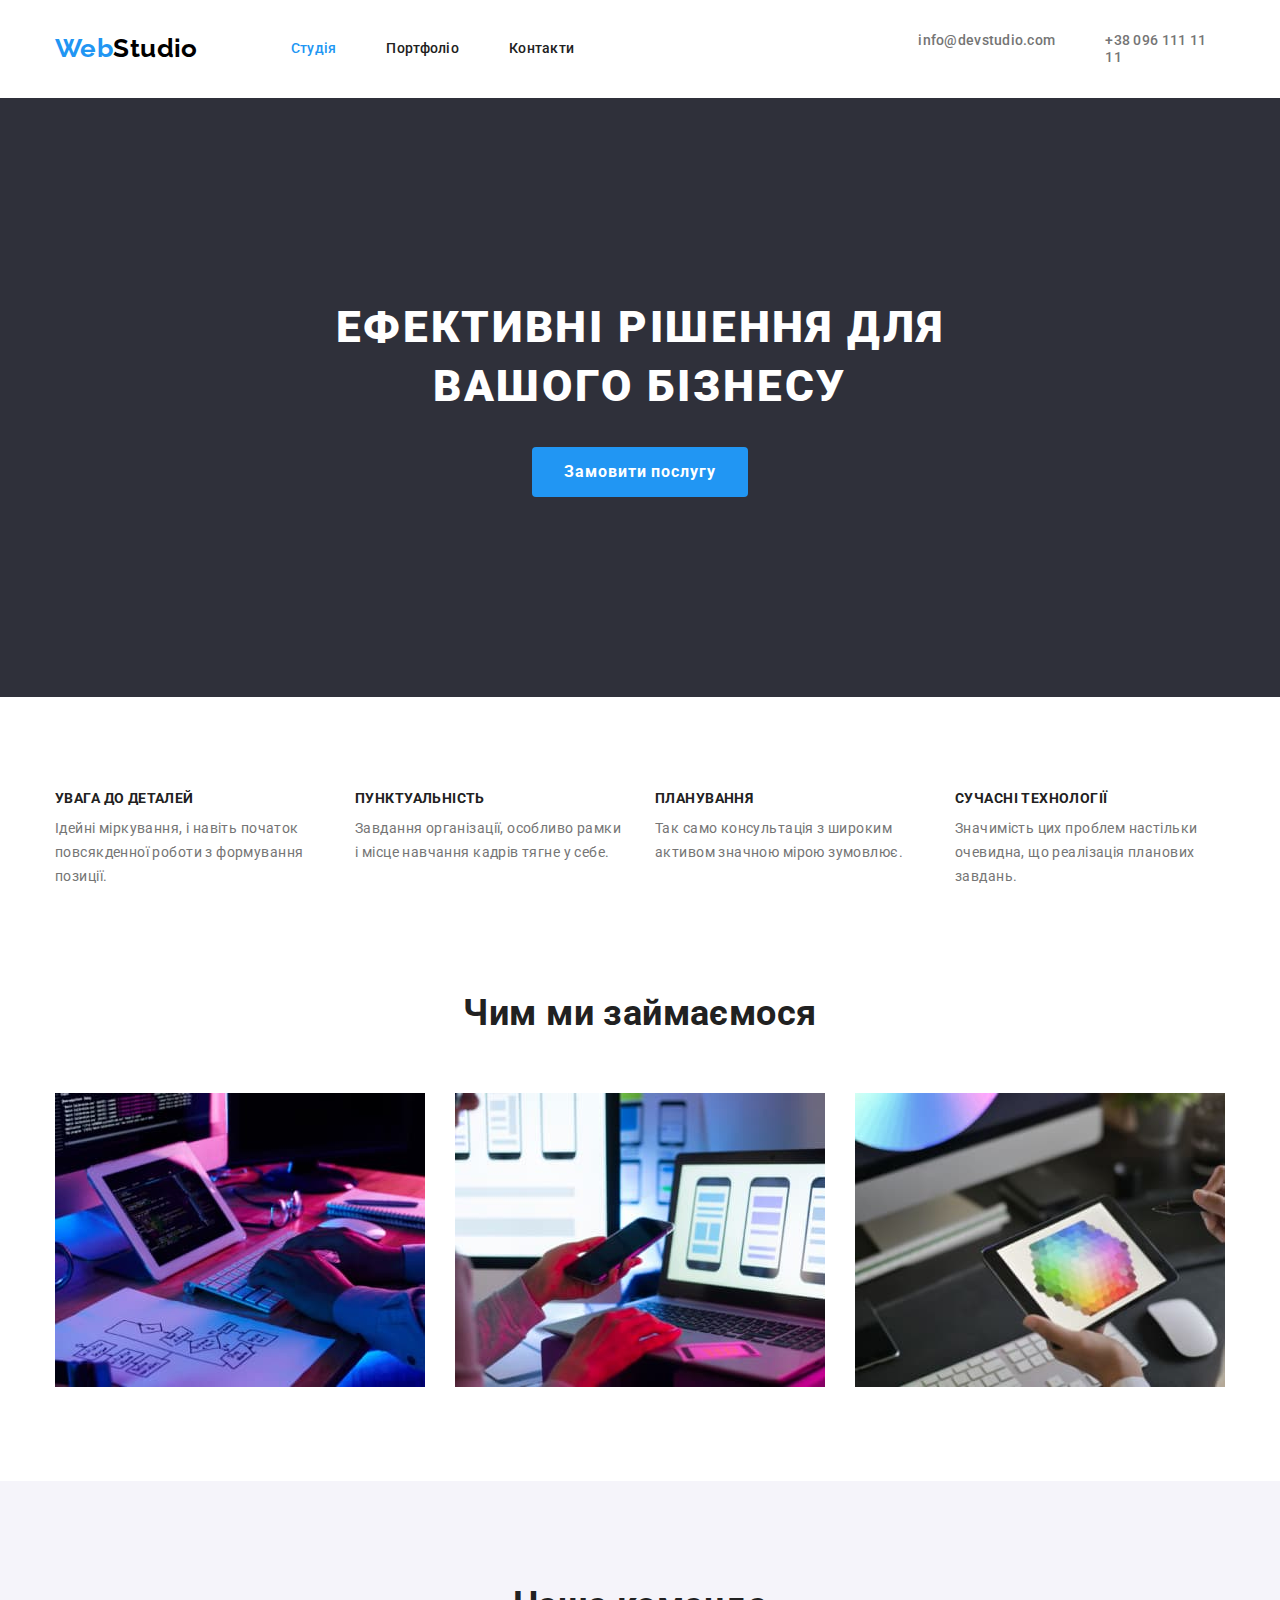
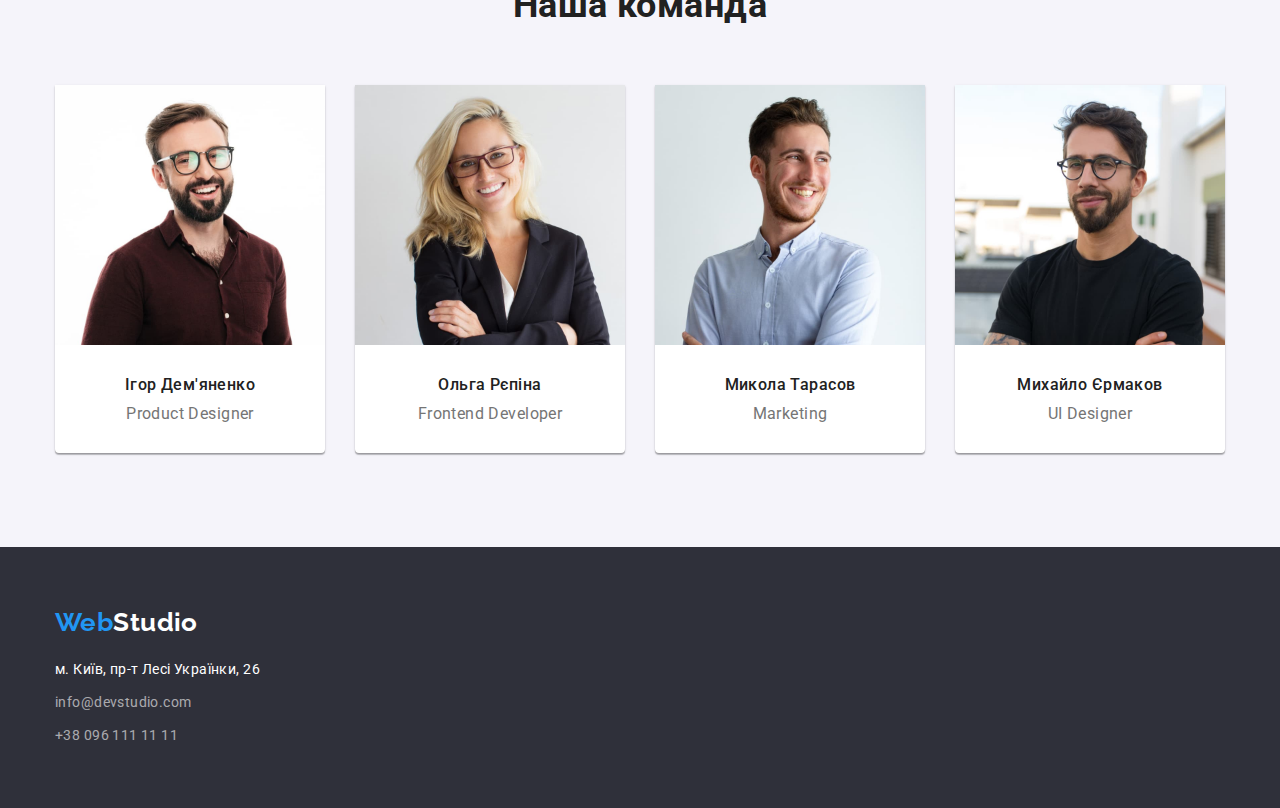
<file: index.html>
<!DOCTYPE html>
<html lang="uk">
  <head>
    <meta charset="UTF-8" />
    <meta http-equiv="X-UA-Compatible" content="IE=edge" />
    <meta name="viewport" content="width=device-width, initial-scale=1.0" />
    <title>WebStudio</title>
    <link rel="preconnect" href="https://fonts.gstatic.com" crossorigin>
    <link href="https://fonts.googleapis.com/css2?family=Raleway:wght@700&family=Roboto:wght@400;500;700;900&display=swap" 
     rel="stylesheet">
<link rel="stylesheet" href="https://cdnjs.cloudflare.com/ajax/libs/modern-normalize/1.1.0/modern-normalize.min.css">
     <link rel="stylesheet" href="./css/styles.css">
  </head>
<body>
    <header class="header">
      <div class="container header-container">
        <nav class="site-nav">
        <a href="./index.html" class="logo">Web<span class="logo-studio">Studio</span>
        </a>
        <ul class="site-nav-list">
          <li class="site-nav-item">
            <a href="./index.html" class="link nav-link link current">Студія</a>
          </li>
          <li class="site-nav-item">
            <a href="./portfolio.html" class="link nav-link"> Портфоліо </a>
          </li>
          <li class="site-nav-item">
            <a href="" class="link nav-link"> Контакти </a>
          </li>
        </ul>
      </nav>
      <div class="contacts">
        <a href="mailto:nfo@devstudio.com" class=" link contacts-link" > info@devstudio.com </a>

        <a href="tel:+380961111111" class="link contacts-link"> +38 096 111 11 11 </a>
      </div>
    </div>
      
    </header>
    <main>
      <!-- Головна інформація -->

      <section class=" section hero" >
        <div class="container">
          <h1 class="hero-title">Ефективні рішення для вашого бізнесу</h1>
        <button type="button" class="hero-button">Замовити послугу</button>
        </div>
        
      </section>

      <section class="section">
        <div class="container">
          <h2 class="visually-hidden">Наші цінності</h2>
        <ul class="values-list">
          <li class="values-item">
            <h3 class="section-title-values">УВАГА ДО ДЕТАЛЕЙ</h3>
            <p class="section-text-values">Ідейні міркування, і навіть початок повсякденної роботи з формування позиції.</p>
          </li>

          <li class="values-item">
            <h3 class="section-title-values">ПУНКТУАЛЬНІСТЬ</h3>
            <p class="section-text-values">Завдання організації, особливо рамки і місце навчання кадрів тягне у себе.</p>
          </li>

          <li class="values-item">
            <h3 class="section-title-values">ПЛАНУВАННЯ</h3>
            <p class="section-text-values">Так само консультація з широким активом значною мірою зумовлює.</p>
          </li>
          <li class="values-item">
            <h3 class="section-title-values">СУЧАСНІ ТЕХНОЛОГІЇ</h3>
            <p class="section-text-values">Значимість цих проблем настільки очевидна, що реалізація планових завдань.</p>
          </li>
        </ul>
        </div>
        
        <!-- Чим ми займаємось -->
      </section>
      <section class="section section-projects ">
        <div class="container ">
          <h2 class="section-title">Чим ми займаємося</h2>
        <ul class="list projects-list">
          <li class="projects-item">
            <img src="./img/websites.jpg" alt="Створення веб сайтів" width="370" height="294" />
          </li>
          <li class="projects-item">
            <img
              src="./img/applications.jpg"
              alt="Створення мобільних додатків"
              width="370"
              height="294"
            />
          </li>
          <li class="projects-item">
            <img src="./img/games.jpg" alt="Створення ігор" width="370" height="294" />
          </li>
        </ul>
        </div>
        
      </section>
      <!-- Наша команда -->
      <section class="section section-people">
        <div class="container">
           <h2 class="section-title">Наша команда</h2>
          <ul class="people-list">
            <li class="people-item">
              <img src="./img/id.jpg" alt="Ігор Дем'яненко" width="270" height="260" />
              <div class="people">
                <h3 class="section-people-title">Ігор Дем'яненко</h3>
                <p lang="en" class="section-people-text">Product Designer</p>
              </div>

            </li>
            <li class="people-item">
              <img src="./img/or.jpg" alt="Ольга Рєпіна" width="270" height="260" />
              <div class="people"><h3 class="section-people-title">Ольга Рєпіна</h3>
                <p lang="en" class="section-people-text">Frontend Developer</p></div>
            </li>
            <li class="people-item">
              <img src="./img/mt.jpg" alt=" Микола Тарасов" width="270" height="260" />
  
              <div class="people"><h3 class="section-people-title">Микола Тарасов</h3>
  
                <p lang="en" class="section-people-text">Marketing</p></div>
            </li>
            <li class="people-item">
              <img src="./img/me.jpg" alt="Михайло Єрмаков" width="270" height="260" />
  
      <div class="people"><h3 class="section-people-title">Михайло Єрмаков</h3>
        <p lang="en" class="section-people-text">UI Designer</p></div>
            </li>
          </ul> </div>
       
      </section>
    </main>
    <footer class="footer">
      <div class="container footer-container" >
        <a href="./index.html" class="logo">Web<span class="logo-studio-footer">Studio</span>
        </a>
        <address>
          <ul class="footer-list">
            <li class="footer-item">
              <a href="https://goo.gl/maps/mxEAeYwfuTcGivA26" target="_blank" rel="noopener nofollow" class="link-address" >
                 м. Київ, пр-т Лесі Українки, 26 
  
           </a>
            </li>
            <li class="footer-contacts footer-item"><a href="mailto:nfo@devstudio.com" class="link-contacts" > info@devstudio.com </a></li>

            <li class="footer-item" ><a href="tel:+380961111111" class="link-contacts" > +38 096 111 11 11</a></li>
          </ul>
        </address>
      </div>
    </footer>
  </body>
</html>
</file>
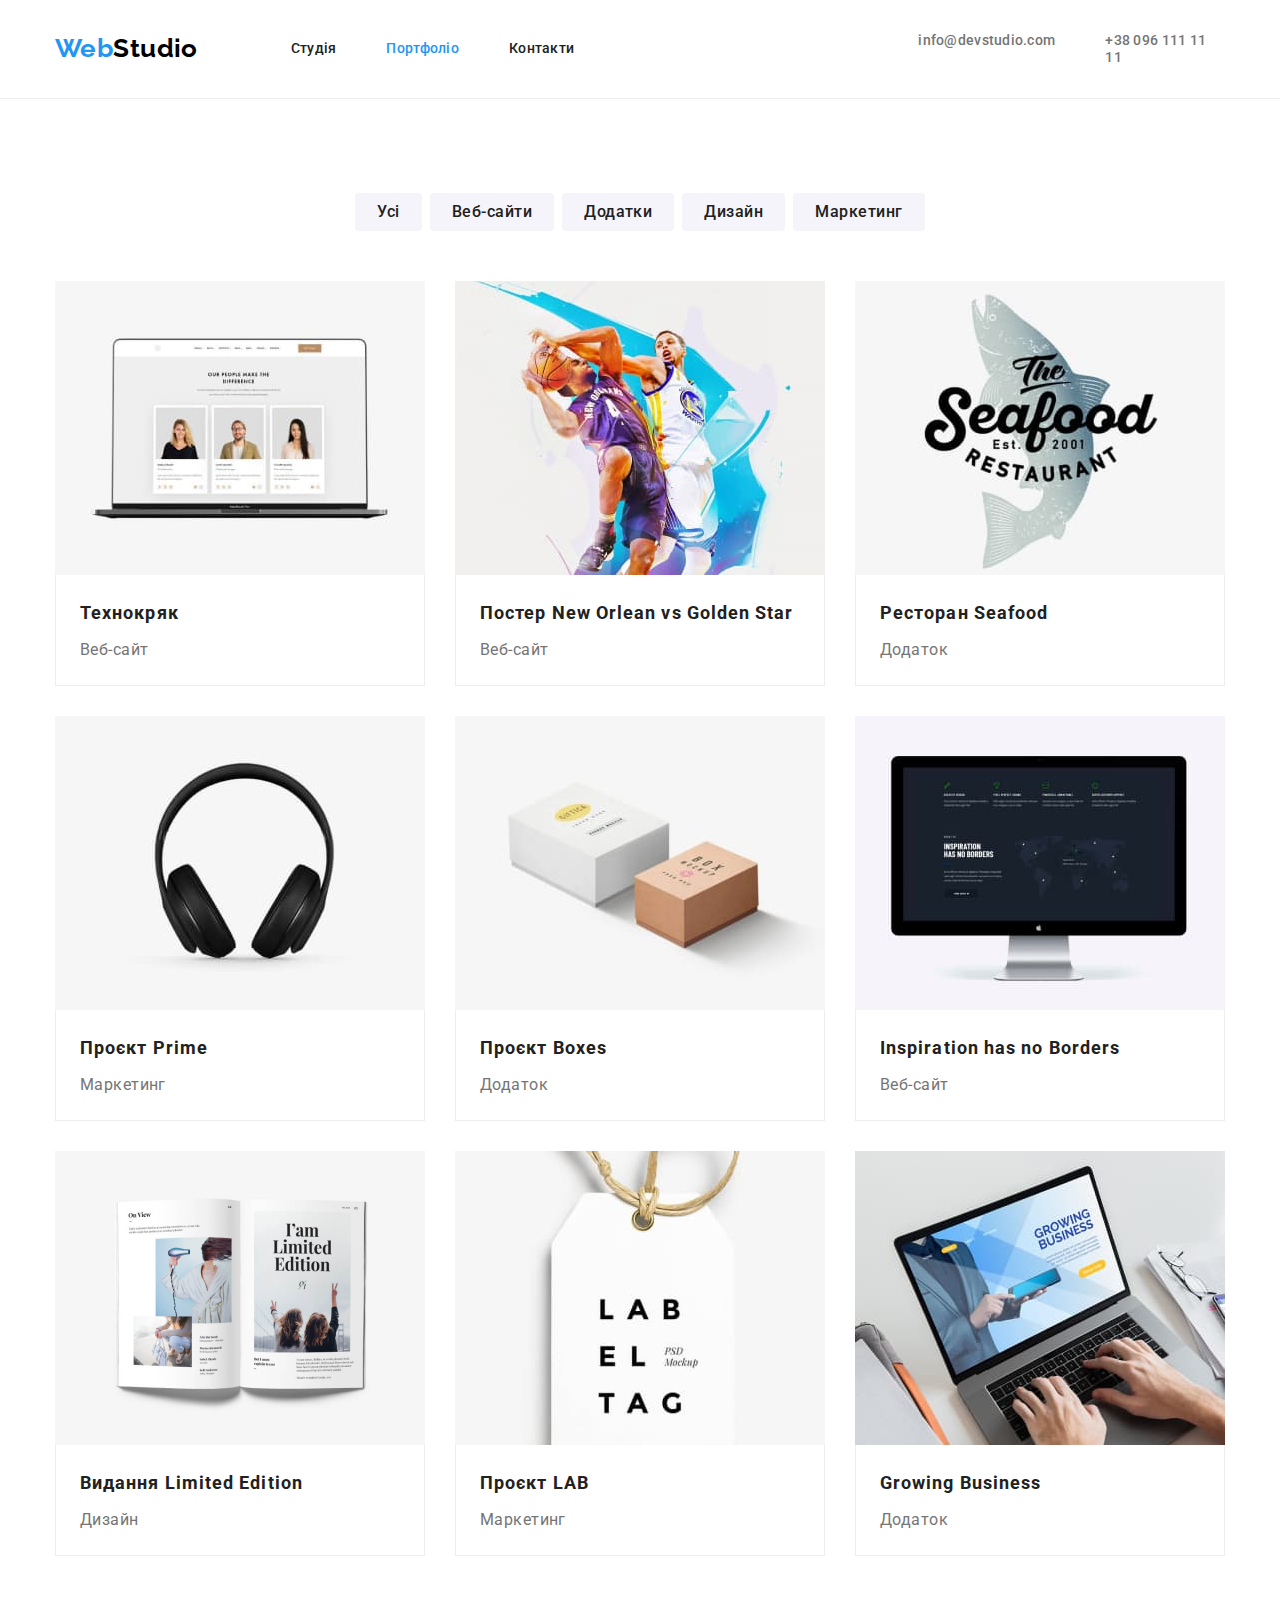
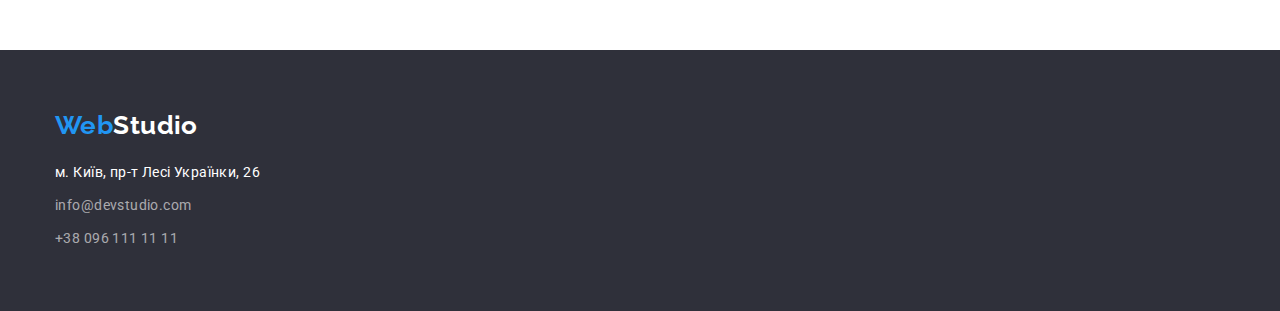
<file: portfolio.html>
<!DOCTYPE html>
<html lang="uk">
<head>
    <meta charset="UTF-8">
    <meta http-equiv="X-UA-Compatible" content="IE=edge">
    <meta name="viewport" content="width=device-width, initial-scale=1.0">
    <title>Портфоліо</title>
    <link href="https://fonts.googleapis.com/css2?family=Raleway:wght@700&family=Roboto:wght@400;500;700;900&display=swap" 
    rel="stylesheet">
    <link rel="stylesheet" href="https://cdnjs.cloudflare.com/ajax/libs/modern-normalize/1.1.0/modern-normalize.min.css">
    <link rel="stylesheet" href="./css/styles.css">
</head>
<body>
  <header class="header header-portfolio">
    <div class="container header-container">
      <nav class="site-nav">
      <a href="./index.html" class="logo">Web<span class="logo-studio">Studio</span>
      </a>
      <ul class="site-nav-list">
        <li class="site-nav-item">
          <a href="./index.html" class="link nav-link link ">Студія</a>
        </li>
        <li class="site-nav-item">
          <a href="./portfolio.html" class="link nav-link current"> Портфоліо </a>
        </li>
        <li class="site-nav-item">
          <a href="" class="link nav-link"> Контакти </a>
        </li>
      </ul>
    </nav>
    <div class="contacts">
      <a href="mailto:nfo@devstudio.com" class=" link contacts-link" > info@devstudio.com </a>

      <a href="tel:+380961111111" class="link contacts-link"> +38 096 111 11 11 </a>
    </div>
  </div>
    
  </header>
    <!-- Головна інформація -->


    <main>
        <section class="section section-portfolio">
            <h1 class="visually-hidden"> Галерея </h1> 
            <div class="container"> 
              <ul class="section-portfolio-list container-buttons">
                <li> 
                    <button type="button" class="portfolio-btn ">Усі
                    </button>
                </li>
                <li > <button type="button" class="portfolio-btn ">Веб-сайти </button> </li>
                <li ><button type="button" class="portfolio-btn "> Додатки </button></li>
                <li ><button type="button" class="portfolio-btn">
                  Дизайн</button></li>
                  <li><button type="button" class="portfolio-btn btn-item">
                    Маркетинг</button></li>
            </ul>
            <ul class="portfolio-list"> 
              <li class="gallery-list"> <img src="./img-port/cryak.jpg" alt="технокяк" width="370">
                 <div class="portfolio-card"><h2 class="portfolio-titel">Технокряк</h2>
                  <p class="portfolio-item">Веб-сайт</p></div>
              
              </li>
              <li class="gallery-list">  <img src="./img-port/poster.jpg" alt="Постер" width="370" >
                <div class="portfolio-card"><h2 class="portfolio-titel"> Постер <span lang="en">New Orlean vs Golden Star</span> </h2>
                  <p class="portfolio-item">Веб-сайт</p></div>
                </li>
              <li class="gallery-list"> <img src="./img-port/restaurant.jpg" alt="Ресторан" width="370"> 
              <div class="portfolio-card"><h2 class="portfolio-titel">Ресторан <span lang="en">Seafood</span> </h2>
                <p  class="portfolio-item gallery-list">Додаток</p></div>
              </li>
              <li class="gallery-list"> <img src="./img-port/prime.jpg" alt="Проект Prime" width="370">
              <div class="portfolio-card"><h2 class="portfolio-titel gallery-list">Проєкт <span lang="en">Prime</span> </h2>
                <p class="portfolio-item gallery-list">Маркетинг</p></div>
              </li>
              <li class="gallery-list"> <img src="./img-port/boxes.jpg" alt=" Проект Boxes" width="370">
                <div class="portfolio-card"><h2 class="portfolio-titel">
                  Проєкт <span lang="en">Boxes</span>
                </h2>
                <p class="portfolio-item">Додаток</p></div>
              </li>
              <li class="gallery-list">
                 <img src="./img-port/inspirition.jpg" alt="Inspiration has no Borders" width="370" class="card">
              <div class="portfolio-card"><h2 lang="en"  class="portfolio-titel">Inspiration has no Borders</h2>
                <p class="portfolio-item" >Веб-сайт</p></div>
              </li>
      
              <li class="gallery-list"> <img src="./img-port/limed.jpg" alt="Видання Limited Edition" width="370">
             <div class="portfolio-card"> <h2 class="portfolio-titel">Видання  <span lang="en"> Limited Edition</span> </h2>
              <p class="portfolio-item">Дизайн</p></div>
              </li>
              <li class="gallery-list"> <img src="./img-port/lab.jpg" alt="Проєкт LAB" width="370">
              <div class="portfolio-card"><h2 class="portfolio-titel">
                Проєкт <span lang="en">LAB</span> 
              </h2>
              <p class="portfolio-item">Маркетинг</p></div>
              </li>
              <li class="gallery-list">
                <img src="./img-port/growing.jpg" alt="Growing Business" width="370">
              <div class="portfolio-card"><h2 lang="en" class="portfolio-titel" >
                Growing Business
              </h2>
              <p class="portfolio-item">Додаток</p></div>
               </li>
      
              
            </ul>
            </div>
            
        </section>
    </main>
    <footer class="footer">
      <div class="container footer-container" >
        <a href="./index.html" class="logo">Web<span class="logo-studio-footer">Studio</span>
        </a>
        <address>
          <ul class="footer-list">
            <li class="footer-item">
              <a href="https://goo.gl/maps/mxEAeYwfuTcGivA26" target="_blank" rel="noopener nofollow" class="link-address" >
                 м. Київ, пр-т Лесі Українки, 26 
  
           </a>
            </li>
            <li class="footer-contacts footer-item"><a href="mailto:nfo@devstudio.com" class="link-contacts" > info@devstudio.com </a></li>

            <li class="footer-item" ><a href="tel:+380961111111" class="link-contacts" > +38 096 111 11 11</a></li>
          </ul>
        </address>
      </div>
    </footer>
</body>
</html>
</file>
<file: css/styles.css>
/* Колір основного тексту  #757575  */
/* Додатковий колір  тексту #212121 */
/* Білий #FFFFFF */
/* Акцент #2196F3 */
/* Додатковий колір фона  #2F303A*/
/*  */
:root {--primary-text-color:#757575 ;
    --title-text-color: #212121 ;
    --accent-text-color: #2196F3; 
    --hero-text-color: #FFFFFF;
    --logo-studio-color: #000000 ; 
    --primary-font-family: Roboto, sans-serif;
    --footer-contacts-color: rgba(255, 255, 255, 0.6);
    --logo-font-family: Raleway, sans-serif;
    --primery-background-color: #FFFFFF; 
    --additional-background-color:#F5F4FA;
    --accent-background-color: #2F303A;
    --button-hero-background-color: #2196F3;
    --button-hero-focus-color: #188CEB;
    --button-background-color:#F5F4FA;
    --header-border-color: #ECECEC;
    --card-border-color:#EEEEEE;

}

p,
h1,
h2,
h3,
h4,
h5,
h6

{ margin: 0px;}

ul {margin: 0px;
    padding-left: 0px;
    list-style: none;
color: inherit;}
    a{text-decoration: none;}
    button {cursor: pointer;
    display: block;}
    address{font-style: normal;
    margin-top: 20px;}
    body { background-color: var(--primery-background-color); 
        color: var(--primary-text-color) ;
        font-family: var(--primary-font-family);
        font-size: 14px;
        letter-spacing: 0.03em;
    }
    img {max-width: 100%;
         display: block;
          height: auto;
        border-width: 0px;}
       .link { padding-top: 32px;
        padding-bottom: 32px;
        display: block;
        text-decoration: none;}
        
.visually-hidden {
    position: absolute;
  white-space: nowrap;
  width: 1px;
  height: 1px;
  overflow: hidden;
  border: 0;
  padding: 0;
  clip: rect(0 0 0 0);
  clip-path: inset(50%);
  margin: -1px;
}
.container {

    padding-left: 15px;
    padding-right: 15px;
    width: 1200px;
    margin: 0 auto;

}

.header-container{display: flex;
align-items: center;}
    
.logo {
margin-top: 24px;
margin-bottom: 25px;
    font-family: Raleway, var( --logo-font-family);
    font-weight: 700;
    font-size: 26px;
    line-height: 1.2;
    color: var(--accent-text-color);
    margin-right: 93px;
    }
.logo-studio {
    font-family: var( --logo-font-family);
    font-weight: 700;
    font-size: 26px;
    line-height: 1.2;
    color: var(--logo-studio-color);} 


/* Site-nav */
.site-nav-item {margin-right: 50px;
   
}
.site-nav-item:last-child{margin-right: 0px;}
.site-nav{display: flex;}
.site-nav-list{display: flex;}

.nav-link {
    padding-top: 32px;
    padding-bottom: 32px;
    font-weight: 500;
    line-height: 1.14;
    letter-spacing: 0.02em;
 color: var(--title-text-color);
 
    } 
.site-nav .nav-link:hover,
.site-nav .nav-link:focus {
    color: var(--accent-text-color);
    }
/* contacts */
.contacts {display: flex;
margin-left: 344px;}
.contacts-link{
    margin-right: 50px;
    
    font-weight: 500;
    font-size: 14px;
    line-height: 1.2;
    letter-spacing: 0.02em;
color: var(--primary-text-color);}
.contacts-link:last-child{margin-right: 0px;}
.contacts .contacts-link:hover,  
.contacts .contacts-link:focus {color: var(--accent-text-color);}
/* Hero */
.section{padding-top: 94px;
padding-bottom: 94px;}

.hero {
    background-color: var(--accent-background-color);
padding-top: 200px;
padding-bottom: 200px;
text-align: center;
/* margin-left: auto;
margin-right: auto; */

}
.hero-title { 
    
    color:var(--hero-text-color);
    font-weight: 900;
    font-size: 44px;
    line-height: 1.36; 
    letter-spacing: 0.06em;
text-transform: uppercase;   
margin-bottom: 30px;
width: 696px;
margin-left: auto;
margin-right: auto; 


}
    
    .hero-button{
        font-family: inherit;
font-weight: 700;
font-size: 16px;
line-height: 1.88;
letter-spacing: 0.06em;
color: var(--hero-text-color);
background-color: var(--button-hero-background-color);
border-radius: 4px;
padding: 10px 32px;
text-align: center;
min-width: 216px;
border: 0px;
margin-left: auto;
margin-right: auto;
}

.hero .hero-button:hover,
.hero .hero-button:focus { background-color: var(--button-hero-focus-color);  
    color: var(--hero-text-color); }
/* Наші цінності*/
.values-list{display: flex;
gap: 30px;
justify-content: center;}
.values-item {
    width: 270px;
}
.section-title-values
 { margin-bottom: 10px;
    font-weight: 700;
line-height: 1.14;
color: var(--title-text-color);
font-size: 14px;}
.section-text-values
{line-height: 1.7;}
    /* Чим ми займаємось */
    .section-projects{padding-top: 0px;}
    .section-title {
        margin-bottom: 50px;
        font-weight: 700;
font-size: 36px;
line-height: 1.67;
text-align: center;

color: var(--title-text-color)
    } 
   

    .projects-list{
        display: flex;
        gap: 30px;
        justify-content: center;
    }
    .projects-item{width: calc(100%-60px)/3;}
/* Наша команда */

.people-list{
    display: flex;
    gap: 30px;
    justify-content: center;
}
.people-item{
    width: 270px;
    background: #FFFFFF;
/* material shadow v1 */

box-shadow: 0px 1px 3px rgba(0, 0, 0, 0.12),
 0px 1px 1px rgba(0, 0, 0, 0.14), 0px 2px 1px rgba(0, 0, 0, 0.2);
border-radius: 0px 0px 4px 4px;
}
.section-people {background-color: var(--additional-background-color);}
    .section-people-title
    { margin-bottom: 10px;
        font-weight: 500;
font-size: 16px;
line-height: 1.19;
text-align: center;
color: var(--title-text-color)
    }
    .section-people-text {
        font-size: 16px;
        line-height: 1.19;
        text-align: center;
    }
    .people {
        padding-top: 30px;
        padding-bottom: 30px;
    }
    /* Футер */
    .footer { background-color: var(--accent-background-color); 
    padding: 60px 0px;}
    /* .footer-container {padding-top: 60px;
        padding-bottom: 60px;
    } */
    .footer-list{
    }
    .logo-studio-footer {
        font-family: var( --logo-font-family);
        font-weight: 700;
        font-size: 26px;
        line-height: 1.2;
        color: var(--hero-text-color);
    }
    .link-address {
        margin-top: 20p;
        margin-bottom: 9px;
        font-weight: 400;
        font-size: 14px;
        line-height: 1.71; 
        color: #FFFFFF;  }
        .nav-list{ margin-bottom: 60px;}
        .footer .link-address:hover,
            .footer .link-address:focus {color: var(--accent-text-color);}

        .link-contacts {
font-weight: 400;
font-size: 14px;
line-height: 1.71;

color: var(--footer-contacts-color);}
.link-contacts:last-child{margin-bottom: 0px;}
.footer .link-contacts:hover,
.footer .link-contacts:focus {color: var(--accent-text-color);}
.footer-item {
    margin-bottom: 9px
}
.footer-item:last-child {margin-bottom: 0px;}
        /* Портфоліо */
        .header-portfolio{
            border-bottom: 1px solid var(--header-border-color);
        }
        .container-buttons{
            margin-bottom: 50px;
            display: flex;
            gap: 8px;
            justify-content: center;
        }
        .current {color: var(--accent-text-color);}
        
        
        .portfolio-btn {
            padding: 6px 22px;
            border-radius: 4px;
            border-style: none;
            
            font-family: inherit;
            font-weight: 500;
font-size: 16px;
line-height:1.62;
text-align: center;
color: var(--title-text-color);
background-color: var(--button-background-color);
letter-spacing: 0.03em;
        }
        .portfolio-list{
            display: flex;
            flex-wrap: wrap;
            gap: 30px;
        }
        .gallery-list {
            width: 370px;
        }
        .portfolio-card {
            padding: 20px 24px;
            border: 1px solid var(--card-border-color);
            border-top: 0px;
        }
        .section-portfolio .portfolio-btn:hover,
        .section-portfolio .portfolio-btn:focus {background-color: var(--button-hero-focus-color);
              color: var(--hero-text-color);}

              .portfolio-titel {
                font-weight: 700;
            font-size: 18px;
            line-height: 2;
            letter-spacing: 0.06em;
        color: var(--title-text-color);}
        .portfolio-item {
            margin-top: 4px;
            font-size: 16px;
            line-height: 1.88;
            color: var(--primary-text-color);}
</file>
